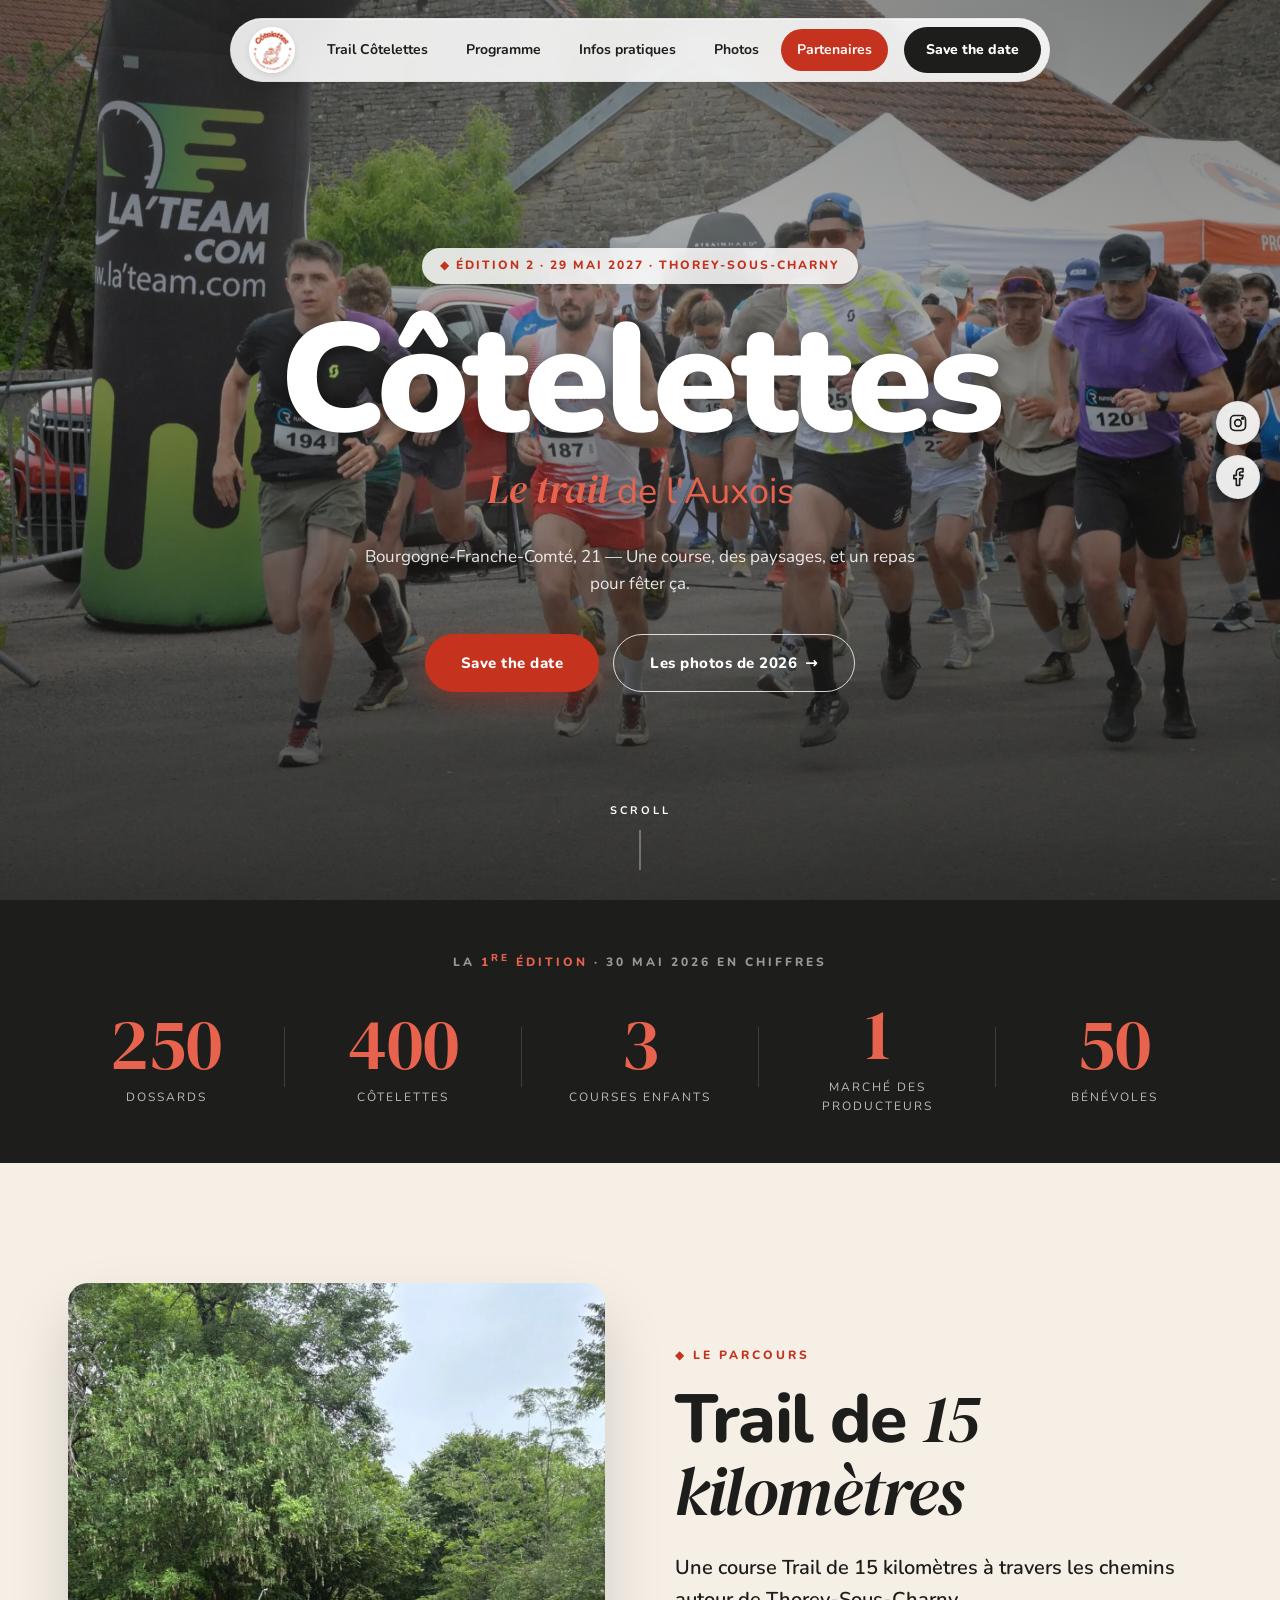
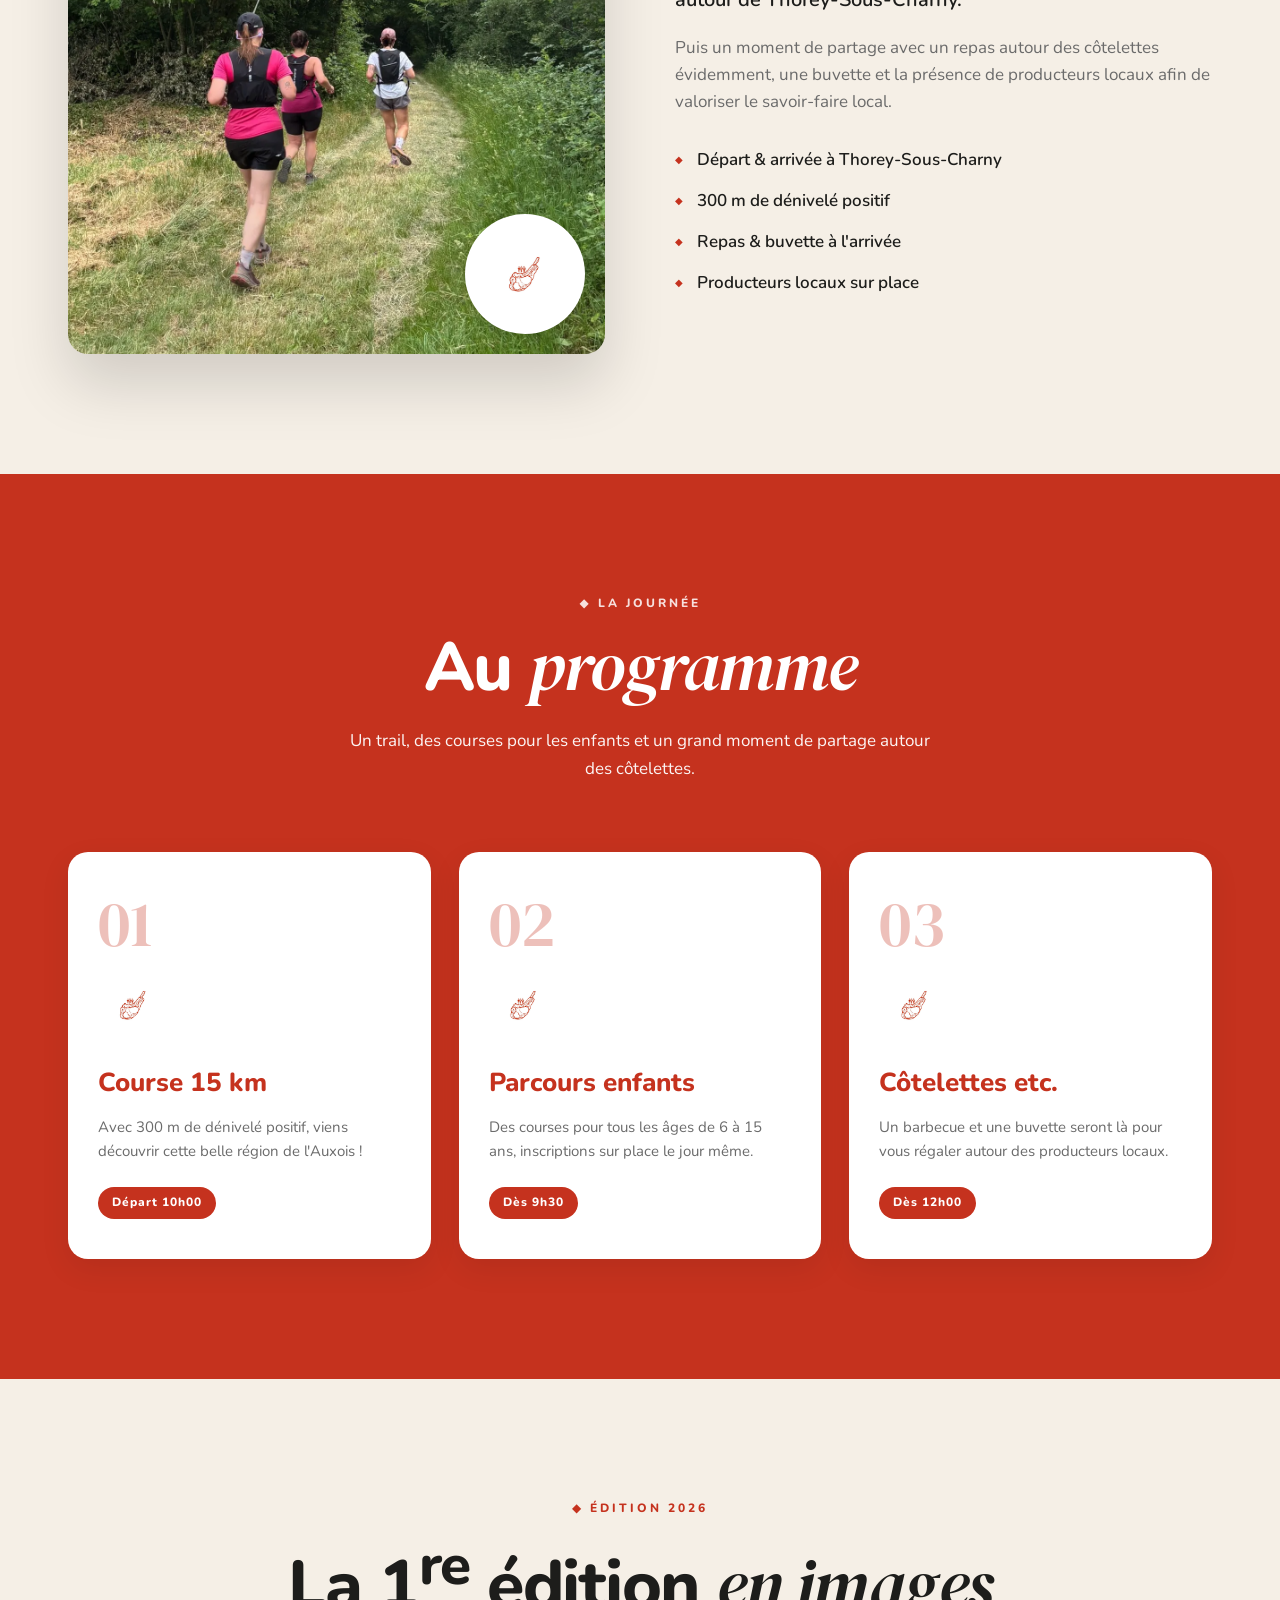
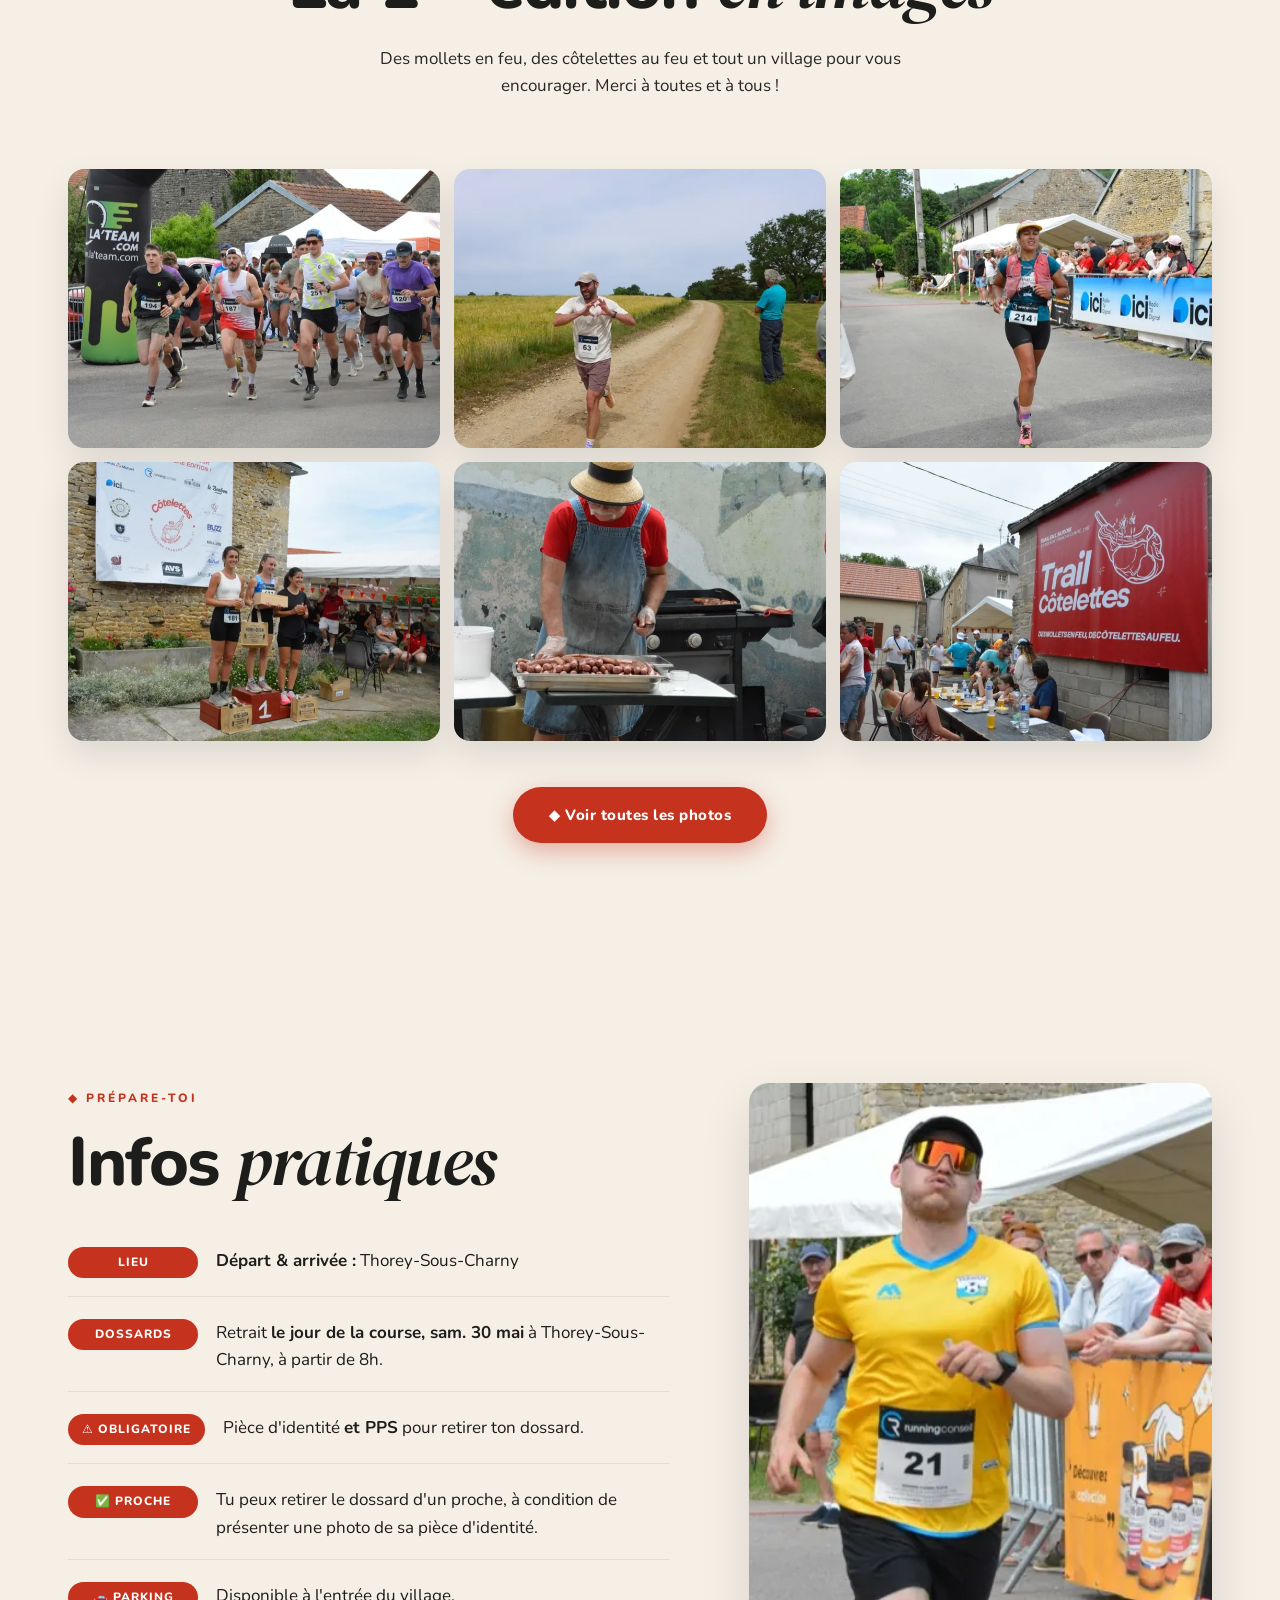
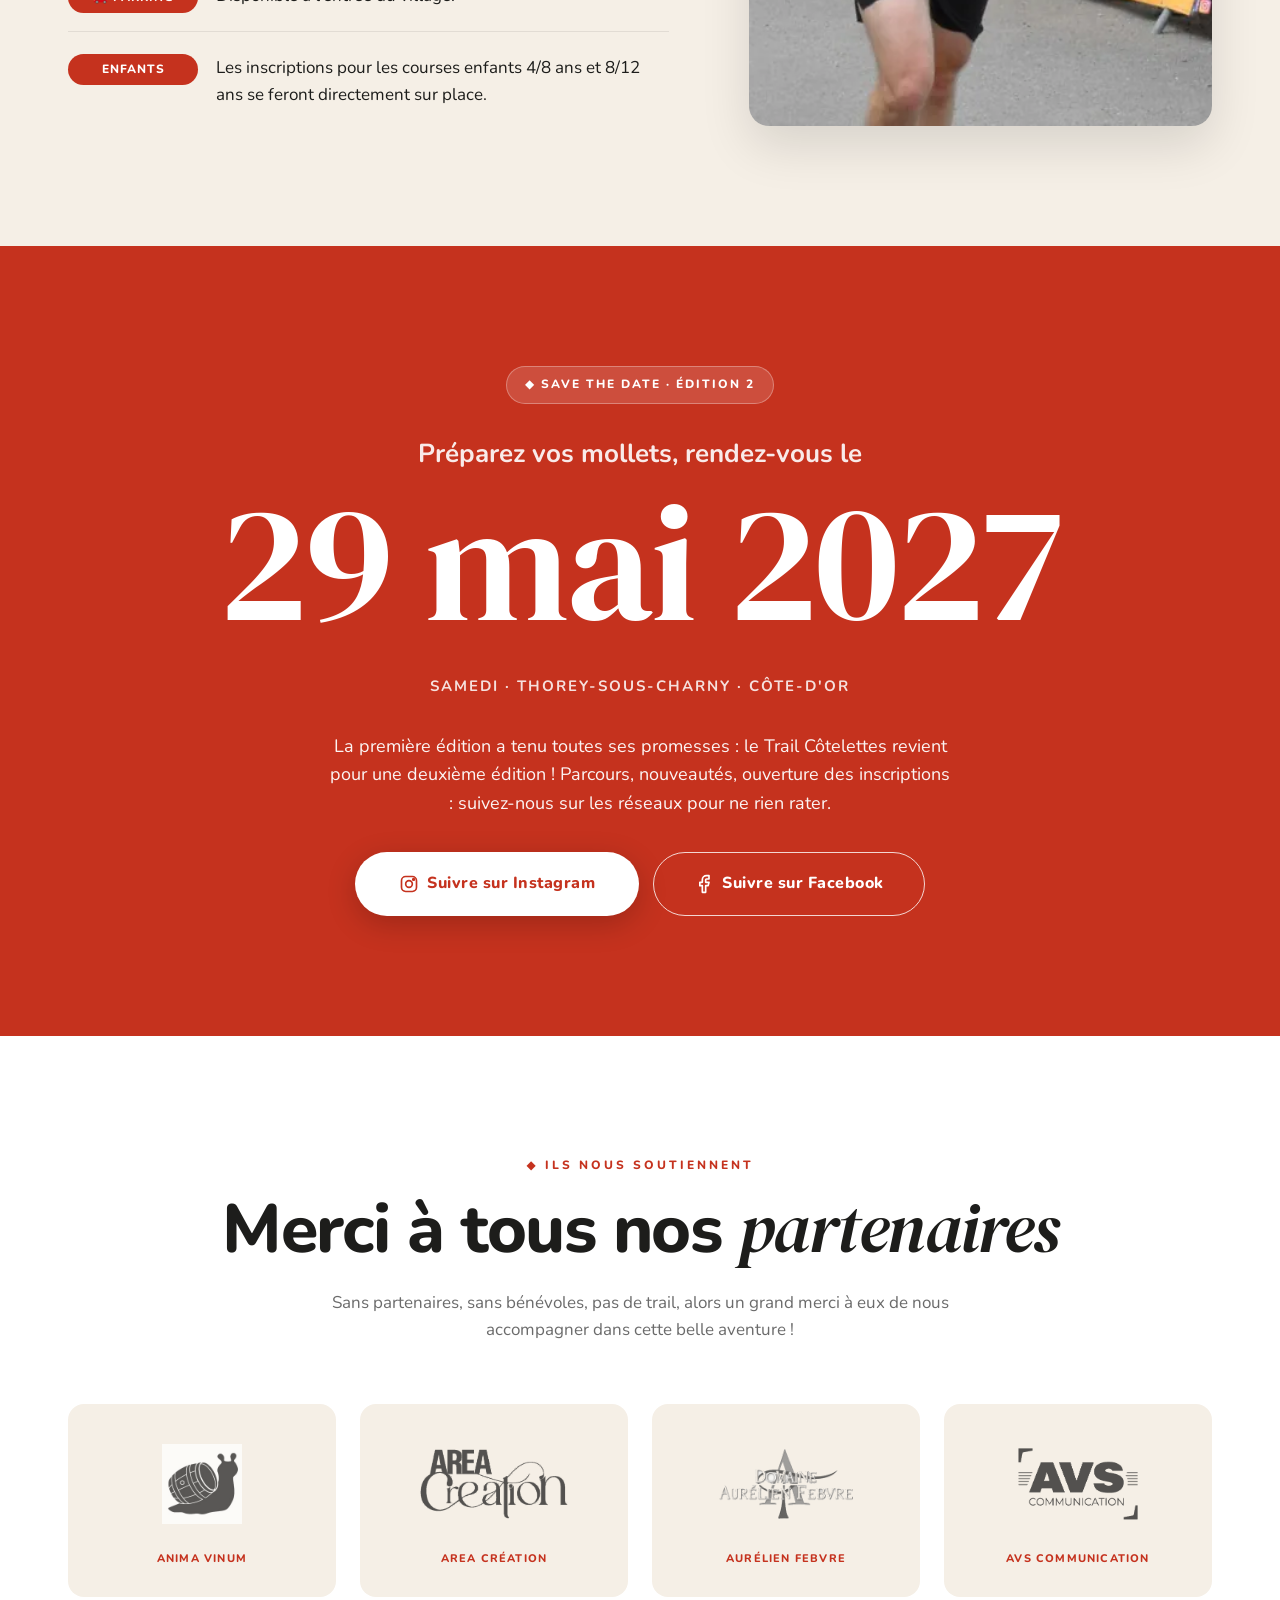
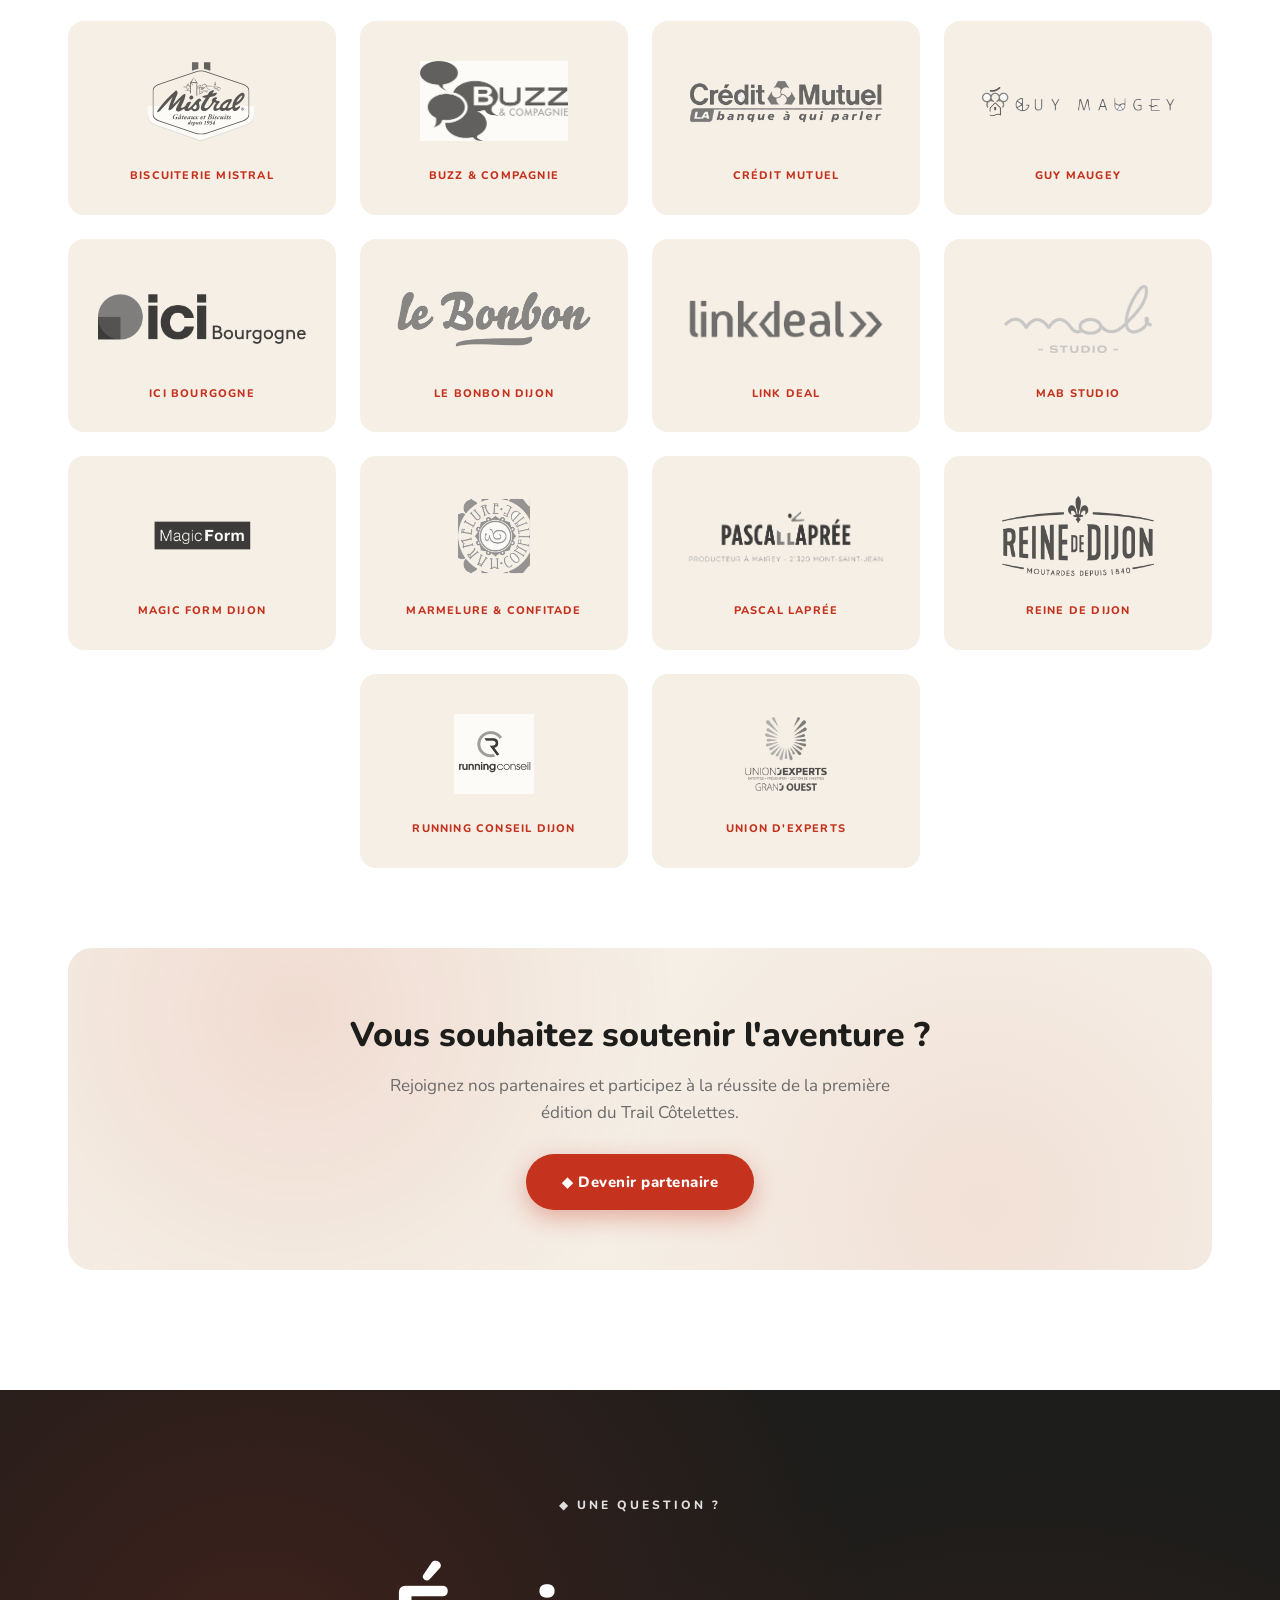
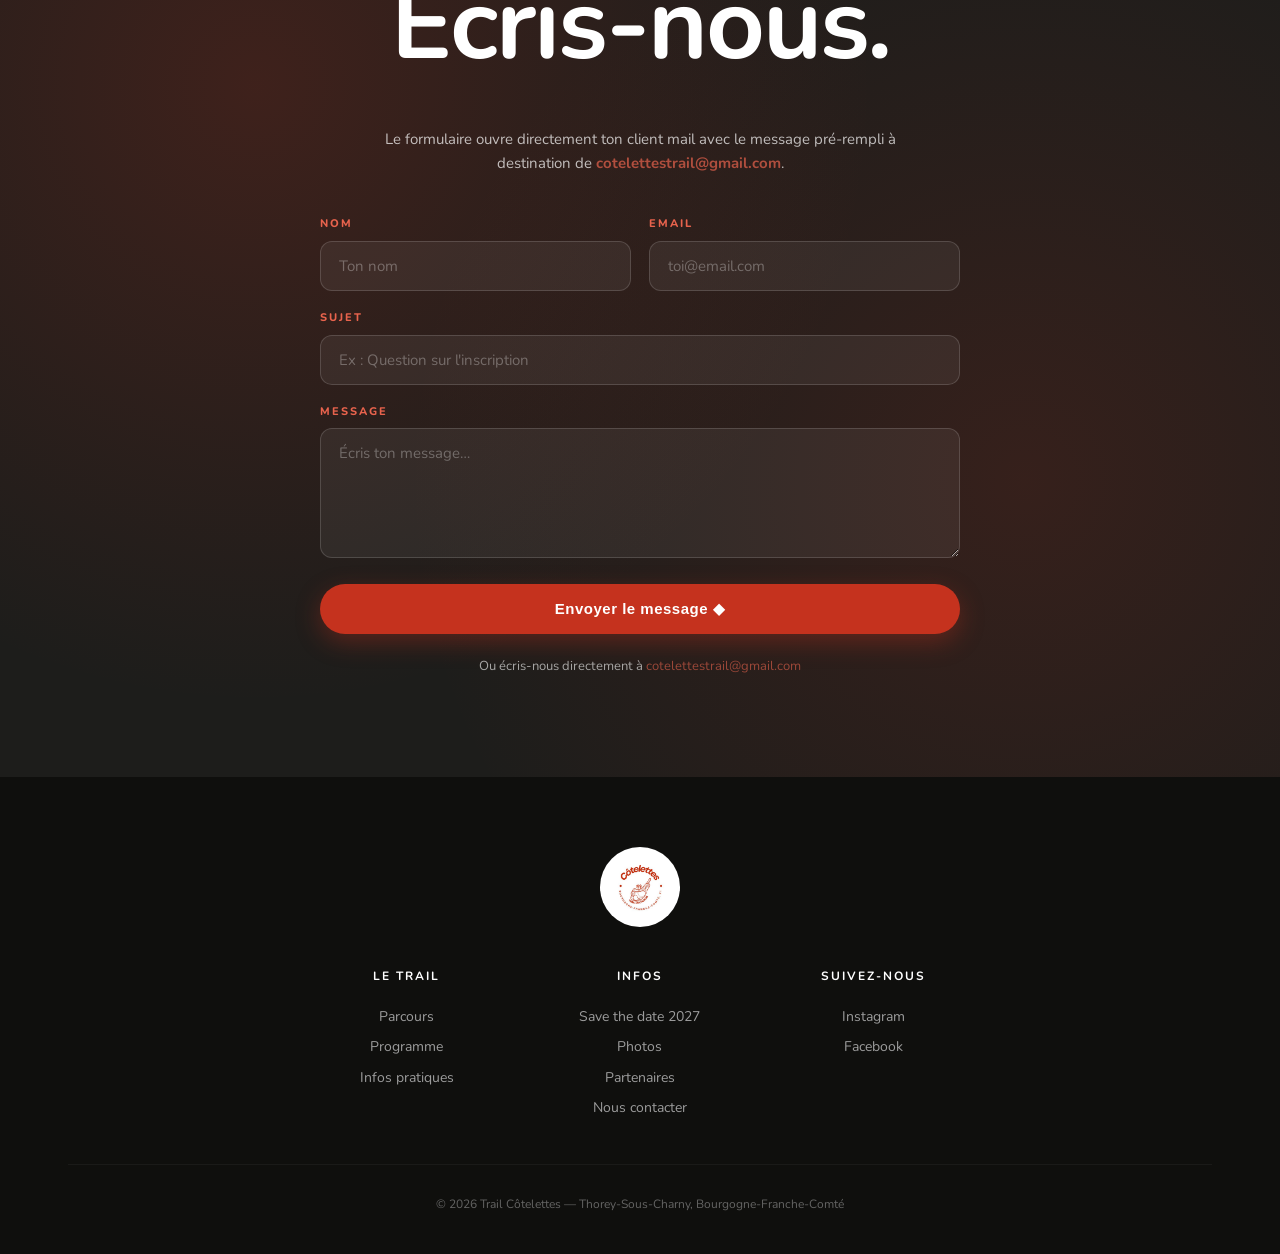
<file: index.html>
<!DOCTYPE html>
<html lang="fr">
<head>
  <meta charset="UTF-8" />
  <meta name="viewport" content="width=device-width, initial-scale=1.0" />
  <title>Trail Côtelettes — Trail de l'Auxois, Bourgogne-Franche-Comté</title>
  <meta name="description" content="Trail Côtelettes à Thorey-sous-Charny (Côte-d'Or) : 15 km à travers l'Auxois, courses enfants, repas côtelettes et marché des producteurs. Prochaine édition le samedi 29 mai 2027." />
  <link rel="canonical" href="https://xn--ctelettes-g7a.com/" />
  <meta property="og:type" content="website" />
  <meta property="og:locale" content="fr_FR" />
  <meta property="og:title" content="Trail Côtelettes — Save the date : 29 mai 2027" />
  <meta property="og:description" content="Le trail de l'Auxois revient ! 15 km, courses enfants, côtelettes et producteurs locaux à Thorey-sous-Charny." />
  <meta property="og:url" content="https://xn--ctelettes-g7a.com/" />
  <meta property="og:image" content="https://xn--ctelettes-g7a.com/assets/photos/trail-cotelettes-2026-depart-peloton-thorey-sous-charny-1600.webp" />
  <script type="application/ld+json">
  {
    "@context": "https://schema.org",
    "@type": "SportsEvent",
    "name": "Trail Côtelettes 2027",
    "description": "Trail de 15 km dans l'Auxois, courses enfants, repas côtelettes et marché des producteurs locaux.",
    "startDate": "2027-05-29",
    "eventStatus": "https://schema.org/EventScheduled",
    "eventAttendanceMode": "https://schema.org/OfflineEventAttendanceMode",
    "sport": "Trail running",
    "image": ["https://xn--ctelettes-g7a.com/assets/photos/trail-cotelettes-2026-depart-peloton-thorey-sous-charny-1600.webp"],
    "location": {
      "@type": "Place",
      "name": "Thorey-sous-Charny",
      "address": { "@type": "PostalAddress", "addressLocality": "Thorey-sous-Charny", "postalCode": "21350", "addressRegion": "Côte-d'Or", "addressCountry": "FR" }
    },
    "organizer": { "@type": "Organization", "name": "Trail Côtelettes", "url": "https://xn--ctelettes-g7a.com/", "email": "cotelettestrail@gmail.com", "sameAs": ["https://www.instagram.com/cotelettes_trail/", "https://www.facebook.com/profile.php?id=61588005159588"] }
  }
  </script>
  <link rel="icon" href="assets/logo.jpg" />
  <link rel="preconnect" href="https://fonts.googleapis.com">
  <link rel="preconnect" href="https://fonts.gstatic.com" crossorigin>
  <link href="https://fonts.googleapis.com/css2?family=Nunito:wght@400;600;700;800;900&family=DM+Serif+Display:ital@0;1&display=swap" rel="stylesheet">
  <link rel="stylesheet" href="styles.css" />
</head>
<body>

  <!-- Social rail -->
  <aside class="social-rail" aria-label="Réseaux sociaux">
    <a href="https://www.instagram.com/cotelettes_trail/" target="_blank" rel="noopener" aria-label="Instagram">
      <svg viewBox="0 0 24 24" fill="none" stroke="currentColor" stroke-width="2" stroke-linecap="round" stroke-linejoin="round"><rect x="3" y="3" width="18" height="18" rx="5"/><circle cx="12" cy="12" r="4"/><circle cx="17.5" cy="6.5" r="1" fill="currentColor"/></svg>
    </a>
    <a href="https://www.facebook.com/profile.php?id=61588005159588" target="_blank" rel="noopener" aria-label="Facebook">
      <svg viewBox="0 0 24 24" fill="none" stroke="currentColor" stroke-width="2" stroke-linecap="round" stroke-linejoin="round"><path d="M18 2h-3a5 5 0 0 0-5 5v3H7v4h3v8h4v-8h3l1-4h-4V7a1 1 0 0 1 1-1h3z"/></svg>
    </a>
  </aside>

  <!-- HEADER : pill nav flottante -->
  <header class="header">
    <div class="header__bar">
      <a href="#home" class="header__logo" aria-label="Accueil">
        <span class="header__logo-circle">
          <img src="assets/logo.jpg" alt="Logo Côtelettes" />
        </span>
      </a>
      <nav class="nav">
        <a href="#trail">Trail Côtelettes</a>
        <a href="#programme">Programme</a>
        <a href="#infos">Infos pratiques</a>
        <a href="photos.html">Photos</a>
        <a href="#partenaires">Partenaires</a>
      </nav>
      <a href="#save-the-date" class="header__cta">Save the date</a>
      <button class="burger" aria-label="Menu" aria-expanded="false">
        <span></span><span></span><span></span>
      </button>
    </div>
  </header>

  <!-- HERO -->
  <section id="home" class="hero">
    <div class="hero__bg"></div>
    <div class="hero__grain"></div>
    <div class="hero__content">
      <span class="hero__badge">◆ ÉDITION 2 · 29 MAI 2027 · THOREY-SOUS-CHARNY</span>
      <h1 class="hero__title">Côtelettes</h1>
      <p class="hero__tagline"><em>Le trail</em> de l'Auxois</p>
      <p class="hero__desc">Bourgogne-Franche-Comté, 21 — Une course, des paysages, et un repas pour fêter ça.</p>
      <div class="hero__actions">
        <a href="#save-the-date" class="btn btn--primary">Save the date</a>
        <a href="photos.html" class="btn btn--ghost">Les photos de 2026 <span aria-hidden>→</span></a>
      </div>
    </div>
    <div class="hero__scroll" aria-hidden="true">
      <span class="hero__scroll-label">Scroll</span>
      <span class="hero__scroll-line"></span>
    </div>
  </section>

  <!-- STATS : chiffres clés de la 1re édition -->
  <section class="stats" aria-label="La première édition en chiffres">
    <span class="stats__label">La <strong>1<sup>re</sup> édition</strong> · 30 mai 2026 en chiffres</span>
    <div class="container stats__grid">
      <div class="stats__item">
        <strong>250</strong><span>dossards</span>
      </div>
      <div class="stats__sep"></div>
      <div class="stats__item">
        <strong>400</strong><span>côtelettes</span>
      </div>
      <div class="stats__sep"></div>
      <div class="stats__item">
        <strong>3</strong><span>courses enfants</span>
      </div>
      <div class="stats__sep"></div>
      <div class="stats__item">
        <strong>1</strong><span>marché des producteurs</span>
      </div>
      <div class="stats__sep"></div>
      <div class="stats__item">
        <strong>50</strong><span>bénévoles</span>
      </div>
    </div>
  </section>

  <!-- TRAIL : intro en split avec image -->
  <section id="trail" class="section trail">
    <div class="container trail__grid">
      <div class="trail__visual">
        <img src="assets/photos/trail-cotelettes-2026-traileurs-chemin-herbe-auxois-800.webp" srcset="assets/photos/trail-cotelettes-2026-traileurs-chemin-herbe-auxois-800.webp 600w, assets/photos/trail-cotelettes-2026-traileurs-chemin-herbe-auxois-1600.webp 1200w" sizes="(max-width: 980px) 100vw, 50vw" width="600" height="800" alt="Traileuses et traileurs sur un chemin enherbé et boisé autour de Thorey-sous-Charny" loading="lazy" />
        <div class="trail__badge">
          <img src="assets/cotelette-icon.jpeg" alt="" />
        </div>
      </div>
      <div class="trail__text">
        <span class="eyebrow">◆ Le parcours</span>
        <h2>Trail de <em>15 kilomètres</em></h2>
        <p class="lead">
          Une course Trail de 15 kilomètres à travers les chemins autour
          de Thorey-Sous-Charny.
        </p>
        <p>
          Puis un moment de partage avec un repas autour des côtelettes évidemment,
          une buvette et la présence de producteurs locaux afin de valoriser
          le savoir-faire local.
        </p>
        <ul class="trail__list">
          <li><span>◆</span> Départ & arrivée à Thorey-Sous-Charny</li>
          <li><span>◆</span> 300 m de dénivelé positif</li>
          <li><span>◆</span> Repas & buvette à l'arrivée</li>
          <li><span>◆</span> Producteurs locaux sur place</li>
        </ul>
      </div>
    </div>
  </section>

  <!-- AU PROGRAMME -->
  <section id="programme" class="section section--red programme">
    <div class="container">
      <span class="eyebrow eyebrow--light">◆ La journée</span>
      <h2 class="section__title">Au <em>programme</em></h2>
      <p class="section__subtitle">Un trail, des courses pour les enfants et un grand moment de partage autour des côtelettes.</p>

      <div class="programme__grid">
        <article class="p-card">
          <span class="p-card__num">01</span>
          <img src="assets/cotelette-icon.jpeg" alt="" class="p-card__icon" />
          <h3>Course 15 km</h3>
          <p>Avec 300 m de dénivelé positif, viens découvrir cette belle région de l'Auxois !</p>
          <span class="p-card__time">Départ 10h00</span>
        </article>
        <article class="p-card">
          <span class="p-card__num">02</span>
          <img src="assets/cotelette-icon.jpeg" alt="" class="p-card__icon" />
          <h3>Parcours enfants</h3>
          <p>Des courses pour tous les âges de 6 à 15 ans, inscriptions sur place le jour même.</p>
          <span class="p-card__time">Dès 9h30</span>
        </article>
        <article class="p-card">
          <span class="p-card__num">03</span>
          <img src="assets/cotelette-icon.jpeg" alt="" class="p-card__icon" />
          <h3>Côtelettes etc.</h3>
          <p>Un barbecue et une buvette seront là pour vous régaler autour des producteurs locaux.</p>
          <span class="p-card__time">Dès 12h00</span>
        </article>
      </div>
    </div>
  </section>

  <!-- GALERIE (aperçu) -->
  <section id="photos" class="section gallery-teaser">
    <div class="container">
      <span class="eyebrow eyebrow--center">◆ Édition 2026</span>
      <h2 class="section__title">La 1<sup>re</sup> édition <em>en images</em></h2>
      <p class="section__subtitle">Des mollets en feu, des côtelettes au feu et tout un village pour vous encourager. Merci à toutes et à tous !</p>
      <div class="gallery-teaser__grid">
        <a href="photos.html#depart-peloton-thorey-sous-charny"><img src="assets/photos/trail-cotelettes-2026-depart-peloton-thorey-sous-charny-800.webp" width="800" height="533" alt="Départ du Trail Côtelettes 2026 : le peloton s'élance dans les rues de Thorey-sous-Charny" loading="lazy" /></a>
        <a href="photos.html#coureur-coeur-champ-de-ble"><img src="assets/photos/trail-cotelettes-2026-coureur-coeur-champ-de-ble-800.webp" width="800" height="450" alt="Un coureur fait un cœur avec les mains en passant devant les bénévoles du parcours" loading="lazy" /></a>
        <a href="photos.html#arrivee-traileuse-dossard-214"><img src="assets/photos/trail-cotelettes-2026-arrivee-traileuse-dossard-214-800.webp" width="800" height="533" alt="Une traileuse souriante à l'arrivée du Trail Côtelettes 2026" loading="lazy" /></a>
        <a href="photos.html#podium-femmes-15-km"><img src="assets/photos/trail-cotelettes-2026-podium-femmes-15-km-800.webp" width="800" height="533" alt="Podium femmes du trail de 15 km, lots des producteurs locaux en main" loading="lazy" /></a>
        <a href="photos.html#barbecue-cotelettes"><img src="assets/photos/trail-cotelettes-2026-barbecue-cotelettes-800.webp" width="800" height="533" alt="Les côtelettes grillent au barbecue pour le repas d'après-course" loading="lazy" /></a>
        <a href="photos.html#tablees-rue-du-village"><img src="assets/photos/trail-cotelettes-2026-tablees-rue-du-village-800.webp" width="800" height="533" alt="Grandes tablées dans la rue du village pour fêter la première édition du Trail Côtelettes" loading="lazy" /></a>
      </div>
      <div class="gallery-teaser__cta">
        <a href="photos.html" class="btn btn--primary">◆ Voir toutes les photos</a>
      </div>
    </div>
  </section>

  <!-- INFOS PRATIQUES (fond clair avec image en colonne) -->
  <section id="infos" class="section infos-section">
    <div class="container infos__grid">
      <div class="infos__text">
        <span class="eyebrow">◆ Prépare-toi</span>
        <h2>Infos <em>pratiques</em></h2>
        <ul class="infos__list">
          <li>
            <span class="infos__pill">Lieu</span>
            <div><strong>Départ & arrivée :</strong> Thorey-Sous-Charny</div>
          </li>
          <li>
            <span class="infos__pill">Dossards</span>
            <div>Retrait <strong>le jour de la course, sam. 30 mai</strong> à Thorey-Sous-Charny, à partir de 8h.</div>
          </li>
          <li>
            <span class="infos__pill">⚠️ Obligatoire</span>
            <div>Pièce d'identité <strong>et PPS</strong> pour retirer ton dossard.</div>
          </li>
          <li>
            <span class="infos__pill">✅ Proche</span>
            <div>Tu peux retirer le dossard d'un proche, à condition de présenter une photo de sa pièce d'identité.</div>
          </li>
          <li>
            <span class="infos__pill">🚗 Parking</span>
            <div>Disponible à l'entrée du village.</div>
          </li>
          <li>
            <span class="infos__pill">Enfants</span>
            <div>Les inscriptions pour les courses enfants 4/8 ans et 8/12 ans se feront directement sur place.</div>
          </li>
        </ul>
      </div>
      <aside class="infos__aside">
        <img src="assets/photos/trail-cotelettes-2026-arrivee-coureur-dossard-21-800.webp" srcset="assets/photos/trail-cotelettes-2026-arrivee-coureur-dossard-21-800.webp 800w, assets/photos/trail-cotelettes-2026-arrivee-coureur-dossard-21-1600.webp 1600w" sizes="(max-width: 980px) 100vw, 460px" width="800" height="533" alt="Un coureur en maillot jaune termine le trail de 15 km sous les applaudissements" loading="lazy" />
      </aside>
    </div>
  </section>

  <!-- SAVE THE DATE : édition 2027 -->
  <section id="save-the-date" class="section section--red save-date">
    <div class="container">
      <span class="save-date__kicker">◆ SAVE THE DATE · ÉDITION 2</span>
      <h2 class="save-date__date"><span>Préparez vos mollets, rendez-vous le</span><strong>29 mai 2027</strong></h2>
      <p class="save-date__place">Samedi · Thorey-sous-Charny · Côte-d'Or</p>
      <p class="save-date__text">
        La première édition a tenu toutes ses promesses : le Trail Côtelettes revient pour une deuxième édition !
        Parcours, nouveautés, ouverture des inscriptions : suivez-nous sur les réseaux pour ne rien rater.
      </p>
      <div class="save-date__socials">
        <a href="https://www.instagram.com/cotelettes_trail/" target="_blank" rel="noopener" class="btn btn--white">
          <svg viewBox="0 0 24 24" fill="none" stroke="currentColor" stroke-width="2" stroke-linecap="round" stroke-linejoin="round" aria-hidden="true"><rect x="3" y="3" width="18" height="18" rx="5"/><circle cx="12" cy="12" r="4"/><circle cx="17.5" cy="6.5" r="1" fill="currentColor"/></svg>
          Suivre sur Instagram
        </a>
        <a href="https://www.facebook.com/profile.php?id=61588005159588" target="_blank" rel="noopener" class="btn btn--outline-white">
          <svg viewBox="0 0 24 24" fill="none" stroke="currentColor" stroke-width="2" stroke-linecap="round" stroke-linejoin="round" aria-hidden="true"><path d="M18 2h-3a5 5 0 0 0-5 5v3H7v4h3v8h4v-8h3l1-4h-4V7a1 1 0 0 1 1-1h3z"/></svg>
          Suivre sur Facebook
        </a>
      </div>
    </div>
  </section>

  <!-- PARTENAIRES -->
  <section id="partenaires" class="section partenaires">
    <div class="container">
      <span class="eyebrow eyebrow--center">◆ Ils nous soutiennent</span>
      <h2 class="section__title">Merci à tous nos <em>partenaires</em></h2>
      <p class="partenaires__lead">
        Sans partenaires, sans bénévoles, pas de trail, alors un grand merci à eux
        de nous accompagner dans cette belle aventure !
      </p>

      <div class="partners-grid">
        <a href="https://www.animavinum.fr" target="_blank" rel="noopener" class="partner">
          <div class="partner__logo"><img src="assets/partners/anima-vinum.jpg" alt="Anima Vinum" loading="lazy" /></div>
          <span class="partner__name">ANIMA VINUM</span>
        </a>
        <div class="partner">
          <div class="partner__logo"><img src="assets/partners/area-creation.webp" alt="Area Création" loading="lazy" /></div>
          <span class="partner__name">AREA CRÉATION</span>
        </div>
        <div class="partner">
          <div class="partner__logo"><img src="assets/partners/aurelien-febvre.webp" alt="Domaine Aurélien Febvre" loading="lazy" /></div>
          <span class="partner__name">AURÉLIEN FEBVRE</span>
        </div>
        <div class="partner">
          <div class="partner__logo"><img src="assets/partners/avs.webp" alt="AVS Communication" loading="lazy" /></div>
          <span class="partner__name">AVS COMMUNICATION</span>
        </div>
        <a href="https://www.biscuits-mistral.fr/" target="_blank" rel="noopener" class="partner">
          <div class="partner__logo"><img src="assets/partners/mistral.svg" alt="Biscuiterie Mistral" loading="lazy" /></div>
          <span class="partner__name">BISCUITERIE MISTRAL</span>
        </a>
        <a href="https://www.buzzetcompagnie.com" target="_blank" rel="noopener" class="partner">
          <div class="partner__logo"><img src="assets/partners/buzz-compagnie.png" alt="Buzz &amp; Compagnie" loading="lazy" /></div>
          <span class="partner__name">BUZZ &amp; COMPAGNIE</span>
        </a>
        <div class="partner">
          <div class="partner__logo"><img src="assets/partners/credit-mutuel.webp" alt="Crédit Mutuel" loading="lazy" /></div>
          <span class="partner__name">CRÉDIT MUTUEL</span>
        </div>
        <div class="partner">
          <div class="partner__logo"><img src="assets/partners/guy-maugey.webp" alt="Guy Maugey" loading="lazy" /></div>
          <span class="partner__name">GUY MAUGEY</span>
        </div>
        <a href="https://www.francebleu.fr/radio/bourgogne" target="_blank" rel="noopener" class="partner">
          <div class="partner__logo"><img src="assets/partners/ici-bourgogne.png" alt="Ici Bourgogne" loading="lazy" /></div>
          <span class="partner__name">ICI BOURGOGNE</span>
        </a>
        <div class="partner">
          <div class="partner__logo"><img src="assets/partners/le-bonbon-dijon.webp" alt="Le Bonbon Dijon" loading="lazy" /></div>
          <span class="partner__name">LE BONBON DIJON</span>
        </div>
        <div class="partner">
          <div class="partner__logo"><img src="assets/partners/link-deal.webp" alt="Link Deal" loading="lazy" /></div>
          <span class="partner__name">LINK DEAL</span>
        </div>
        <div class="partner">
          <div class="partner__logo"><img src="assets/partners/mab-studio.webp" alt="MAB Studio" loading="lazy" /></div>
          <span class="partner__name">MAB STUDIO</span>
        </div>
        <a href="https://magic-form.fr" target="_blank" rel="noopener" class="partner">
          <div class="partner__logo"><img src="assets/partners/magic-form.png" alt="Magic Form Dijon" loading="lazy" /></div>
          <span class="partner__name">MAGIC FORM DIJON</span>
        </a>
        <div class="partner">
          <div class="partner__logo"><img src="assets/partners/marmelure-confitade.webp" alt="Marmelure &amp; Confitade" loading="lazy" /></div>
          <span class="partner__name">MARMELURE &amp; CONFITADE</span>
        </div>
        <div class="partner">
          <div class="partner__logo"><img src="assets/partners/pascal-lapree.webp" alt="Pascal Laprée" loading="lazy" /></div>
          <span class="partner__name">PASCAL LAPRÉE</span>
        </div>
        <a href="https://reinededijon.fr" target="_blank" rel="noopener" class="partner">
          <div class="partner__logo"><img src="assets/partners/reine-de-dijon.webp" alt="Reine de Dijon" loading="lazy" /></div>
          <span class="partner__name">REINE DE DIJON</span>
        </a>
        <a href="https://www.running-conseil.com/runningconseil-dijon.html" target="_blank" rel="noopener" class="partner">
          <div class="partner__logo"><img src="assets/partners/running-conseil.png" alt="Running Conseil Dijon" loading="lazy" /></div>
          <span class="partner__name">RUNNING CONSEIL DIJON</span>
        </a>
        <div class="partner">
          <div class="partner__logo"><img src="assets/partners/union-experts.webp" alt="Union d'Experts" loading="lazy" /></div>
          <span class="partner__name">UNION D'EXPERTS</span>
        </div>
      </div>

      <div class="partenaires__cta">
        <h3>Vous souhaitez soutenir l'aventure ?</h3>
        <p>Rejoignez nos partenaires et participez à la réussite de la première édition du Trail Côtelettes.</p>
        <a href="mailto:cotelettestrail@gmail.com?subject=Devenir%20partenaire%20du%20Trail%20C%C3%B4telettes&body=Bonjour%2C%0A%0AJe%20souhaite%20devenir%20partenaire%20du%20Trail%20C%C3%B4telettes.%0A%0ANom%20de%20l'entreprise%20%2F%20association%20%3A%20%0APersonne%20%C3%A0%20contacter%20%3A%20%0AT%C3%A9l%C3%A9phone%20%3A%20%0A%0ANotre%20proposition%20de%20soutien%20%3A%20%0A%0AMerci%20%2C%0A" class="btn btn--primary">◆ Devenir partenaire</a>
      </div>
    </div>
  </section>

  <!-- CONTACT / FORMULAIRE -->
  <section id="contact" class="contact-cta">
    <div class="container contact-cta__inner">
      <span class="eyebrow eyebrow--light">◆ Une question ?</span>
      <h2>Écris-nous.</h2>
      <p class="contact-cta__intro">Le formulaire ouvre directement ton client mail avec le message pré-rempli à destination de <strong>cotelettestrail@gmail.com</strong>.</p>

      <form class="contact-form" id="contactForm" novalidate>
        <div class="contact-form__row">
          <label>
            <span>Nom</span>
            <input type="text" name="name" required placeholder="Ton nom" />
          </label>
          <label>
            <span>Email</span>
            <input type="email" name="email" required placeholder="toi@email.com" />
          </label>
        </div>
        <label>
          <span>Sujet</span>
          <input type="text" name="subject" required placeholder="Ex : Question sur l'inscription" />
        </label>
        <label>
          <span>Message</span>
          <textarea name="message" rows="5" required placeholder="Écris ton message…"></textarea>
        </label>
        <button type="submit" class="btn btn--primary">Envoyer le message ◆</button>
        <p class="contact-form__fallback">Ou écris-nous directement à <a href="mailto:cotelettestrail@gmail.com">cotelettestrail@gmail.com</a></p>
      </form>
    </div>
  </section>

  <!-- FOOTER -->
  <footer class="footer">
    <div class="container footer__inner">
      <img src="assets/logo.jpg" alt="Logo Côtelettes" class="footer__logo" />
      <div class="footer__cols">
        <div>
          <h4>Le trail</h4>
          <a href="#trail">Parcours</a>
          <a href="#programme">Programme</a>
          <a href="#infos">Infos pratiques</a>
        </div>
        <div>
          <h4>Infos</h4>
          <a href="#save-the-date">Save the date 2027</a>
          <a href="photos.html">Photos</a>
          <a href="#partenaires">Partenaires</a>
          <a href="#contact">Nous contacter</a>
        </div>
        <div>
          <h4>Suivez-nous</h4>
          <a href="https://www.instagram.com/cotelettes_trail/" target="_blank" rel="noopener">Instagram</a>
          <a href="https://www.facebook.com/profile.php?id=61588005159588" target="_blank" rel="noopener">Facebook</a>
        </div>
      </div>
      <p class="footer__copy">© 2026 Trail Côtelettes — Thorey-Sous-Charny, Bourgogne-Franche-Comté</p>
    </div>
  </footer>

  <script src="script.js"></script>
</body>
</html>
</file>
<file: styles.css>
/* =========================================================
   Trail Côtelettes – Styles V1
   Inspiration : hero lumineux, pill nav, accents serif
========================================================= */

:root {
  --red: #c5321e;
  --red-dark: #a42714;
  --red-soft: #e8634d;
  --cream: #f5efe6;
  --sand: #ece2d0;
  --white: #ffffff;
  --text-dark: #1d1d1b;
  --text-muted: #6b6b6b;
  --radius: 999px;
  --max: 1200px;
  --ease: cubic-bezier(.4,0,.2,1);
  --serif: 'DM Serif Display', 'Times New Roman', serif;
}

* { box-sizing: border-box; margin: 0; padding: 0; }
html { scroll-behavior: smooth; }

body {
  font-family: 'Nunito', system-ui, -apple-system, sans-serif;
  color: var(--text-dark);
  background: var(--cream);
  line-height: 1.6;
  font-size: 17px;
  -webkit-font-smoothing: antialiased;
  overflow-x: hidden;
}

img { max-width: 100%; display: block; }
a { color: inherit; text-decoration: none; }

.container { max-width: var(--max); margin: 0 auto; padding: 0 28px; }

/* Eyebrow */
.eyebrow {
  display: inline-block;
  font-size: 12px;
  font-weight: 800;
  letter-spacing: 3px;
  text-transform: uppercase;
  color: var(--red);
  margin-bottom: 18px;
}
.eyebrow--light { color: rgba(255,255,255,.85); }
.eyebrow--center { display: block; text-align: center; }

/* Serif italic accent utilisé partout */
em {
  font-family: var(--serif);
  font-style: italic;
  font-weight: 400;
}

h2 em { color: inherit; }

/* ============ HEADER : pill nav flottante ============ */
.header {
  position: fixed;
  top: 18px;
  left: 0; right: 0;
  z-index: 100;
  display: flex;
  justify-content: center;
  pointer-events: none;
}
.header__bar {
  pointer-events: auto;
  display: flex;
  align-items: center;
  gap: 8px;
  background: rgba(255,255,255,.88);
  backdrop-filter: blur(16px);
  -webkit-backdrop-filter: blur(16px);
  border-radius: var(--radius);
  padding: 8px 8px 8px 18px;
  box-shadow: 0 8px 30px rgba(0,0,0,.08), 0 1px 0 rgba(255,255,255,.4) inset;
  border: 1px solid rgba(0,0,0,.04);
  max-width: calc(100% - 32px);
}
.header__logo { flex-shrink: 0; }
.header__logo-circle {
  display: block;
  width: 46px; height: 46px;
  border-radius: 50%;
  overflow: hidden;
  background: var(--white);
  box-shadow: 0 2px 6px rgba(0,0,0,.1);
}
.header__logo-circle img {
  width: 100%;
  height: 100%;
  object-fit: cover;
  transform: scale(1.35);
}
.nav {
  display: flex;
  gap: 6px;
  padding: 0 8px;
}
.nav a {
  font-weight: 700;
  font-size: 14px;
  color: var(--text-dark);
  padding: 10px 16px;
  border-radius: var(--radius);
  transition: background .2s var(--ease), color .2s var(--ease);
}
.nav a:hover { background: rgba(197,50,30,.08); color: var(--red); }
.nav a.active { background: var(--red); color: var(--white); }

.header__cta {
  background: var(--text-dark);
  color: var(--white);
  padding: 12px 22px;
  border-radius: var(--radius);
  font-weight: 800;
  font-size: 14px;
  transition: background .2s var(--ease), transform .2s var(--ease);
}
.header__cta:hover { background: var(--red); transform: translateY(-1px); }

.burger {
  display: none;
  background: none;
  border: 0;
  cursor: pointer;
  flex-direction: column;
  gap: 5px;
  padding: 12px;
}
.burger span {
  width: 22px; height: 2px;
  background: var(--text-dark);
  transition: transform .3s var(--ease), opacity .3s var(--ease);
}
.burger.open span:nth-child(1) { transform: translateY(7px) rotate(45deg); }
.burger.open span:nth-child(2) { opacity: 0; }
.burger.open span:nth-child(3) { transform: translateY(-7px) rotate(-45deg); }

/* ============ HERO lumineux ============ */
.hero {
  position: relative;
  min-height: 100vh;
  display: flex;
  align-items: center;
  justify-content: center;
  text-align: center;
  padding: 140px 24px 100px;
  overflow: hidden;
  color: var(--white);
}
.hero__bg {
  position: absolute;
  inset: 0;
  background:
    linear-gradient(180deg, rgba(20,20,18,.55) 0%, rgba(20,20,18,.35) 45%, rgba(20,20,18,.8) 100%),
    url('assets/photos/trail-cotelettes-2026-hero-depart.webp') center 40%/cover no-repeat;
  /* photo : départ de la 1re édition, 30 mai 2026 */
  z-index: 0;
}
.hero__grain {
  position: absolute;
  inset: 0;
  background: radial-gradient(ellipse at center top, rgba(255,255,255,.2), transparent 60%);
  z-index: 1;
  pointer-events: none;
}
.hero__content {
  position: relative;
  z-index: 2;
  max-width: 820px;
}
.hero__badge {
  display: inline-block;
  background: rgba(255,255,255,.85);
  backdrop-filter: blur(10px);
  padding: 8px 18px;
  border-radius: var(--radius);
  font-size: 12px;
  font-weight: 800;
  letter-spacing: 2px;
  color: var(--red);
  margin-bottom: 28px;
  box-shadow: 0 2px 10px rgba(0,0,0,.06);
}
.hero__title {
  font-size: clamp(72px, 12vw, 180px);
  font-weight: 900;
  letter-spacing: -4px;
  line-height: .9;
  color: var(--white);
}
.hero__tagline {
  font-size: clamp(22px, 3vw, 36px);
  color: var(--red-soft);
  margin-top: 8px;
}
.hero__tagline em { font-size: 1.1em; }
.hero__desc {
  margin-top: 22px;
  font-size: 17px;
  color: rgba(255,255,255,.88);
  max-width: 580px;
  margin-left: auto;
  margin-right: auto;
}
.hero__actions {
  margin-top: 36px;
  display: flex;
  gap: 14px;
  justify-content: center;
  flex-wrap: wrap;
}
.hero__scroll {
  position: absolute;
  bottom: 30px; left: 50%;
  transform: translateX(-50%);
  display: flex;
  flex-direction: column;
  align-items: center;
  gap: 10px;
  z-index: 3;
}
.hero__scroll-label {
  font-size: 11px;
  letter-spacing: 3px;
  font-weight: 700;
  color: var(--white);
  text-transform: uppercase;
}
.hero__scroll-line {
  width: 1px;
  height: 40px;
  background: rgba(255,255,255,.6);
  position: relative;
  overflow: hidden;
}
.hero__scroll-line::after {
  content: '';
  position: absolute;
  top: -40px; left: 0;
  width: 100%; height: 40px;
  background: var(--red);
  animation: scrollLine 2s infinite;
}
@keyframes scrollLine {
  0% { top: -40px; } 100% { top: 40px; }
}

/* ============ BUTTONS ============ */
.btn {
  display: inline-flex;
  align-items: center;
  gap: 8px;
  padding: 16px 36px;
  border-radius: var(--radius);
  font-weight: 800;
  font-size: 15px;
  letter-spacing: .5px;
  cursor: pointer;
  transition: transform .2s var(--ease), box-shadow .2s var(--ease), background .2s var(--ease);
  border: 0;
}
.btn--primary {
  background: var(--red);
  color: var(--white);
  box-shadow: 0 8px 24px rgba(197, 50, 30, .35);
}
.btn--primary:hover {
  background: var(--red-dark);
  transform: translateY(-2px);
  box-shadow: 0 12px 30px rgba(197, 50, 30, .5);
}
.btn--ghost {
  background: transparent;
  color: var(--text-dark);
  border: 1.5px solid var(--text-dark);
}
.btn--ghost:hover {
  background: var(--text-dark);
  color: var(--white);
  transform: translateY(-2px);
}
.btn--white {
  background: var(--white);
  color: var(--red);
  padding: 18px 44px;
  font-size: 16px;
  box-shadow: 0 8px 30px rgba(0,0,0,.2);
}
.btn--white:hover {
  transform: translateY(-2px);
  box-shadow: 0 12px 40px rgba(0,0,0,.25);
}

/* ============ STATS ============ */
.stats {
  background: var(--text-dark);
  color: var(--white);
  padding: 40px 0;
}
.stats__grid {
  display: flex;
  align-items: center;
  justify-content: space-between;
  gap: 20px;
}
.stats__item {
  display: flex;
  flex-direction: column;
  align-items: center;
  flex: 1;
  text-align: center;
}
.stats__item strong {
  font-family: var(--serif);
  font-size: clamp(42px, 6vw, 72px);
  line-height: 1;
  font-weight: 400;
  color: var(--red-soft);
}
.stats__item sup { font-size: .5em; top: -.8em; }
.stats__item span {
  font-size: 12px;
  letter-spacing: 2px;
  text-transform: uppercase;
  margin-top: 8px;
  opacity: .7;
}
.stats__sep {
  width: 1px;
  height: 60px;
  background: rgba(255,255,255,.15);
}

/* ============ SECTIONS ============ */
.section { padding: 120px 0; position: relative; }
.section--red {
  background: var(--red);
  color: var(--white);
}
.section h2 {
  font-size: clamp(38px, 5.5vw, 68px);
  font-weight: 800;
  line-height: 1.05;
  letter-spacing: -1.5px;
  margin-bottom: 24px;
}
.section__title { text-align: center; }
.section__subtitle {
  text-align: center;
  max-width: 580px;
  margin: 0 auto 70px;
  opacity: .95;
  font-size: 17px;
}

/* ============ TRAIL (split) ============ */
.trail { background: var(--cream); }
.trail__grid {
  display: grid;
  grid-template-columns: 1fr 1fr;
  gap: 70px;
  align-items: center;
}
.trail__visual {
  position: relative;
  border-radius: 20px;
  overflow: hidden;
  aspect-ratio: 4/5;
  box-shadow: 0 30px 60px rgba(0,0,0,.15);
}
.trail__visual img {
  width: 100%; height: 100%;
  object-fit: cover;
  transition: transform .8s var(--ease);
}
.trail__visual:hover img { transform: scale(1.04); }
.trail__badge {
  position: absolute;
  bottom: 20px; right: 20px;
  width: 120px; height: 120px;
  background: var(--white);
  border-radius: 50%;
  display: flex;
  align-items: center;
  justify-content: center;
  box-shadow: 0 10px 30px rgba(0,0,0,.2);
  padding: 18px;
}
.trail__badge img { width: 100%; object-fit: contain; }
.trail__text h2 { color: var(--text-dark); }
.trail__text .lead {
  font-size: 20px;
  font-weight: 600;
  margin-bottom: 18px;
  color: var(--text-dark);
}
.trail__text p { color: var(--text-muted); margin-bottom: 14px; }
.trail__list {
  list-style: none;
  margin-top: 30px;
  display: flex;
  flex-direction: column;
  gap: 14px;
}
.trail__list li {
  display: flex;
  align-items: flex-start;
  gap: 14px;
  font-weight: 600;
  color: var(--text-dark);
}
.trail__list li span { color: var(--red); font-size: 10px; margin-top: 6px; }

/* ============ PROGRAMME cards numérotées ============ */
.programme .eyebrow { display: block; text-align: center; }
.programme__grid {
  display: grid;
  grid-template-columns: repeat(3, 1fr);
  gap: 28px;
}
.p-card {
  background: var(--white);
  color: var(--text-dark);
  border-radius: 20px;
  padding: 40px 30px;
  position: relative;
  transition: transform .3s var(--ease), box-shadow .3s var(--ease);
  box-shadow: 0 10px 30px rgba(0,0,0,.08);
}
.p-card:hover {
  transform: translateY(-6px);
  box-shadow: 0 18px 40px rgba(0,0,0,.12);
}

.p-card__num {
  font-family: var(--serif);
  font-size: 64px;
  line-height: 1;
  font-weight: 400;
  color: var(--red);
  opacity: .3;
}
.p-card__icon {
  width: 70px; height: 70px;
  object-fit: contain;
  margin: 14px 0 22px;
}
.p-card h3 {
  font-size: 26px;
  font-weight: 800;
  margin-bottom: 12px;
  color: var(--red);
}
.p-card p {
  font-size: 15px;
  color: var(--text-muted);
}
.p-card__time {
  display: inline-block;
  margin-top: 24px;
  padding: 6px 14px;
  border-radius: var(--radius);
  background: var(--red);
  color: var(--white);
  font-size: 12px;
  font-weight: 800;
  letter-spacing: 1px;
}

/* ============ INFOS PRATIQUES split ============ */
.infos-section { background: var(--cream); }
.infos__grid {
  display: grid;
  grid-template-columns: 1.3fr 1fr;
  gap: 80px;
  align-items: start;
}
.infos__text h2 { color: var(--text-dark); }
.infos__list {
  list-style: none;
  margin-top: 30px;
  display: flex;
  flex-direction: column;
  gap: 4px;
}
.infos__list li {
  display: flex;
  gap: 18px;
  padding: 18px 0;
  border-bottom: 1px solid rgba(0,0,0,.08);
  align-items: flex-start;
}
.infos__list li:last-child { border-bottom: 0; }
.infos__pill {
  flex-shrink: 0;
  min-width: 130px;
  display: inline-block;
  padding: 6px 14px;
  border-radius: var(--radius);
  background: var(--red);
  color: var(--white);
  font-size: 12px;
  font-weight: 800;
  letter-spacing: 1px;
  text-transform: uppercase;
  text-align: center;
}
.infos__list div { color: var(--text-dark); }
.infos__list strong { color: var(--text-dark); }

.infos__aside {
  align-self: stretch;
  display: flex;
}
.infos__aside img {
  width: 100%;
  height: 100%;
  border-radius: 20px;
  object-fit: cover;
  box-shadow: 0 20px 50px rgba(0,0,0,.12);
}
.infos__card {
  background: var(--text-dark);
  color: var(--white);
  border-radius: 20px;
  padding: 30px;
  text-align: center;
  box-shadow: 0 20px 50px rgba(0,0,0,.15);
}
.infos__card .eyebrow { color: var(--red-soft); }
.infos__date {
  font-family: var(--serif);
  font-size: 34px;
  line-height: 1.1;
  margin: 10px 0 20px;
}
.infos__date strong { color: var(--red-soft); font-size: 1.3em; font-weight: 400; }
.infos__loc { font-size: 14px; opacity: .8; letter-spacing: 1px; }

/* ============ INSCRIPTIONS ============ */
.inscriptions { text-align: center; }
.inscriptions .btn { margin-top: 30px; }
.inscriptions__text {
  margin: 50px auto 0;
  max-width: 760px;
  opacity: .95;
  font-size: 17px;
}

/* ============ PARTENAIRES ============ */
.partenaires { background: var(--white); padding: 120px 0; }
.partenaires h2 { color: var(--text-dark); }
.partenaires__lead {
  text-align: center;
  color: var(--text-muted);
  max-width: 640px;
  margin: 0 auto 60px;
  font-size: 17px;
}
.partners-grid {
  display: flex;
  flex-wrap: wrap;
  justify-content: center;
  gap: 24px;
}
.partners-grid .partner { flex: 0 0 calc((100% - 72px) / 4); }
.partner {
  display: flex;
  flex-direction: column;
  align-items: center;
  gap: 16px;
  padding: 30px 20px;
  background: var(--cream);
  border-radius: 16px;
  transition: transform .3s var(--ease), box-shadow .3s var(--ease), background .3s var(--ease);
  cursor: pointer;
}
.partner:hover {
  transform: translateY(-6px);
  background: var(--white);
  box-shadow: 0 18px 40px rgba(0,0,0,.1);
}
.partner__logo {
  width: 100%;
  height: 100px;
  display: flex;
  align-items: center;
  justify-content: center;
  padding: 10px;
}
.partner__logo img {
  max-width: 100%;
  max-height: 100%;
  width: auto;
  height: auto;
  object-fit: contain;
  filter: grayscale(100%);
  opacity: .75;
  transition: filter .3s var(--ease), opacity .3s var(--ease);
}
.partner:hover .partner__logo img {
  filter: grayscale(0);
  opacity: 1;
}
.partner__name {
  color: var(--red);
  font-size: 11px;
  font-weight: 800;
  letter-spacing: 1.2px;
  text-align: center;
}

/* ============ PARTENAIRES CTA ============ */
.partenaires__cta {
  margin-top: 80px;
  text-align: center;
  padding: 60px 40px;
  background: var(--cream);
  border-radius: 24px;
  position: relative;
  overflow: hidden;
}
.partenaires__cta::before {
  content: '';
  position: absolute;
  inset: 0;
  background: radial-gradient(circle at 20% 20%, rgba(197,50,30,.1), transparent 40%),
              radial-gradient(circle at 80% 80%, rgba(197,50,30,.08), transparent 40%);
  pointer-events: none;
}
.partenaires__cta h3 {
  font-size: clamp(24px, 3vw, 34px);
  font-weight: 800;
  color: var(--text-dark);
  margin-bottom: 10px;
  position: relative;
}
.partenaires__cta p {
  max-width: 520px;
  margin: 0 auto 28px;
  color: var(--text-muted);
  position: relative;
}
.partenaires__cta .btn { position: relative; }

/* ============ CONTACT CTA ============ */
.contact-cta {
  background: var(--text-dark);
  color: var(--white);
  text-align: center;
  padding: 100px 0;
  background-image: radial-gradient(circle at 20% 30%, rgba(197,50,30,.2), transparent 50%),
                    radial-gradient(circle at 80% 70%, rgba(197,50,30,.15), transparent 50%);
}
.contact-cta h2 {
  font-size: clamp(50px, 8vw, 110px);
  letter-spacing: -2px;
  margin: 10px 0 20px;
}
.contact-cta__intro {
  max-width: 560px;
  margin: 0 auto 40px;
  opacity: .7;
  font-size: 15px;
}
.contact-cta__intro strong { color: var(--red-soft); font-weight: 700; }

/* Formulaire */
.contact-form {
  max-width: 640px;
  margin: 0 auto;
  display: flex;
  flex-direction: column;
  gap: 18px;
  text-align: left;
}
.contact-form__row {
  display: grid;
  grid-template-columns: 1fr 1fr;
  gap: 18px;
}
.contact-form label {
  display: flex;
  flex-direction: column;
  gap: 8px;
}
.contact-form label > span {
  font-size: 11px;
  font-weight: 800;
  letter-spacing: 2px;
  text-transform: uppercase;
  color: var(--red-soft);
}
.contact-form input,
.contact-form textarea {
  font-family: inherit;
  font-size: 15px;
  padding: 14px 18px;
  border-radius: 12px;
  border: 1px solid rgba(255,255,255,.15);
  background: rgba(255,255,255,.06);
  color: var(--white);
  outline: none;
  transition: border-color .2s var(--ease), background .2s var(--ease);
}
.contact-form input::placeholder,
.contact-form textarea::placeholder { color: rgba(255,255,255,.3); }
.contact-form input:focus,
.contact-form textarea:focus {
  border-color: var(--red-soft);
  background: rgba(255,255,255,.1);
}
.contact-form textarea { resize: vertical; min-height: 120px; }
.contact-form .btn {
  justify-content: center;
  margin-top: 8px;
}
.contact-form__fallback {
  text-align: center;
  font-size: 13px;
  opacity: .6;
  margin-top: 4px;
}
.contact-form__fallback a {
  color: var(--red-soft);
  border-bottom: 1px solid transparent;
  transition: border-color .2s var(--ease);
}
.contact-form__fallback a:hover { border-color: var(--red-soft); }

/* ============ SOCIAL RAIL ============ */
.social-rail {
  position: fixed;
  right: 20px;
  top: 50%;
  transform: translateY(-50%);
  z-index: 90;
  display: flex;
  flex-direction: column;
  gap: 10px;
}
.social-rail a {
  width: 44px; height: 44px;
  display: flex;
  align-items: center;
  justify-content: center;
  background: rgba(255,255,255,.9);
  backdrop-filter: blur(10px);
  border-radius: 50%;
  color: var(--text-dark);
  box-shadow: 0 6px 18px rgba(0,0,0,.1);
  transition: transform .25s var(--ease), background .25s var(--ease), color .25s var(--ease);
  border: 1px solid rgba(0,0,0,.04);
}
.social-rail a:hover {
  transform: translateY(-3px) scale(1.05);
  background: var(--red);
  color: var(--white);
}
.social-rail svg { width: 20px; height: 20px; }

/* ============ FOOTER ============ */
.footer {
  background: #0f0f0d;
  color: #9c9c9c;
  padding: 70px 0 40px;
  font-size: 14px;
}
.footer__inner { display: flex; flex-direction: column; align-items: center; gap: 40px; text-align: center; }
.footer__logo {
  height: 80px;
  border-radius: 50%;
  background: var(--white);
  padding: 4px;
}
.footer__cols {
  display: grid;
  grid-template-columns: repeat(3, 1fr);
  gap: 60px;
  width: 100%;
  max-width: 640px;
}
.footer__cols h4 {
  color: var(--white);
  font-size: 12px;
  letter-spacing: 2px;
  text-transform: uppercase;
  margin-bottom: 16px;
}
.footer__cols a {
  display: block;
  padding: 4px 0;
  color: #9c9c9c;
  transition: color .2s var(--ease);
}
.footer__cols a:hover { color: var(--red-soft); }
.footer__copy {
  padding-top: 30px;
  border-top: 1px solid rgba(255,255,255,.08);
  width: 100%;
  font-size: 12px;
  opacity: .6;
}

/* ============ V2 — HERO sur photo ============ */
.hero__content { text-shadow: 0 2px 18px rgba(0,0,0,.45); }
.hero__badge, .hero .btn { text-shadow: none; }
.hero .btn--ghost { color: var(--white); border-color: rgba(255,255,255,.8); }
.hero .btn--ghost:hover { background: var(--white); color: var(--text-dark); }

/* ============ V2 — CHIFFRES CLÉS ÉDITION 1 ============ */
.stats { padding: 50px 0 46px; }
.stats__label {
  display: block;
  text-align: center;
  font-size: 12px;
  font-weight: 800;
  letter-spacing: 3px;
  text-transform: uppercase;
  color: rgba(255,255,255,.55);
  margin-bottom: 26px;
}
.stats__label strong { color: var(--red-soft); font-weight: 800; }

/* ============ V2 — SAVE THE DATE ============ */
.save-date { text-align: center; overflow: hidden; }
.save-date__kicker {
  display: inline-block;
  background: rgba(255,255,255,.14);
  border: 1px solid rgba(255,255,255,.3);
  padding: 8px 18px;
  border-radius: var(--radius);
  font-size: 12px;
  font-weight: 800;
  letter-spacing: 2px;
  margin-bottom: 26px;
}
.save-date__date {
  font-family: var(--serif);
  font-weight: 400;
  line-height: .95;
  margin: 10px 0 18px;
}
.save-date__date span { display: block; font-family: "Nunito", system-ui, sans-serif; font-weight: 700; letter-spacing: 0; font-size: clamp(18px, 2.4vw, 26px); opacity: .9; margin-bottom: 8px; }
.save-date__date strong { display: block; font-weight: 400; font-size: clamp(72px, 13vw, 170px); letter-spacing: -2px; }
.save-date__place { font-size: 15px; letter-spacing: 2px; text-transform: uppercase; font-weight: 700; opacity: .85; }
.save-date__text { max-width: 620px; margin: 34px auto 0; font-size: 18px; opacity: .95; }
.save-date__socials { margin-top: 34px; display: flex; gap: 14px; justify-content: center; flex-wrap: wrap; }
.save-date__socials .btn svg { width: 20px; height: 20px; }
.btn--outline-white { background: transparent; color: var(--white); border: 1.5px solid rgba(255,255,255,.8); padding: 18px 40px; font-size: 16px; }
.btn--outline-white:hover { background: var(--white); color: var(--red); transform: translateY(-2px); }

/* ============ V2 — GALERIE ============ */
.gallery-teaser { background: var(--cream); }
.gallery-teaser__grid {
  display: grid;
  grid-template-columns: repeat(3, 1fr);
  gap: 14px;
  margin-top: 10px;
}
.gallery-teaser__grid a {
  display: block;
  border-radius: 16px;
  overflow: hidden;
  aspect-ratio: 4/3;
  box-shadow: 0 14px 34px rgba(0,0,0,.1);
}
.gallery-teaser__grid img { width: 100%; height: 100%; object-fit: cover; display: block; transition: transform .6s var(--ease); }
.gallery-teaser__grid a:hover img { transform: scale(1.05); }
.gallery-teaser__cta { text-align: center; margin-top: 46px; }

.page-hero {
  padding: 170px 0 60px;
  text-align: center;
  background: var(--cream);
}
.page-hero h1 {
  font-size: clamp(44px, 7vw, 88px);
  font-weight: 900;
  letter-spacing: -2px;
  line-height: 1;
  margin: 10px 0 20px;
}
.page-hero h1 em { font-family: var(--serif); font-weight: 400; color: var(--red); }
.page-hero p { max-width: 640px; margin: 0 auto; color: var(--text-muted); }
.gallery { background: var(--cream); padding: 0 0 120px; }
.gallery__grid { columns: 3 300px; column-gap: 14px; }
.gallery__item { break-inside: avoid; margin: 0 0 14px; }
.gallery__item a {
  display: block;
  position: relative;
  border-radius: 16px;
  overflow: hidden;
  box-shadow: 0 14px 34px rgba(0,0,0,.1);
}
.gallery__item img { width: 100%; height: auto; display: block; transition: transform .6s var(--ease); }
.gallery__item a:hover img { transform: scale(1.04); }
.gallery__item figcaption {
  position: absolute;
  left: 0; right: 0; bottom: 0;
  padding: 30px 16px 12px;
  background: linear-gradient(transparent, rgba(0,0,0,.6));
  color: var(--white);
  font-size: 14px;
  font-weight: 700;
  opacity: 0;
  transition: opacity .3s var(--ease);
  pointer-events: none;
}
.gallery__item a:hover + figcaption, .gallery__item a:focus-visible + figcaption { opacity: 1; }
.gallery__item { position: relative; }
.gallery__credit { text-align: center; margin-top: 40px; font-size: 14px; color: var(--text-muted); }

/* Lightbox */
.lightbox {
  position: fixed; inset: 0;
  background: rgba(15,15,14,.94);
  display: none;
  align-items: center; justify-content: center;
  z-index: 1000;
  padding: 60px 70px;
}
.lightbox.open { display: flex; }
.lightbox figure { margin: 0; text-align: center; max-width: 100%; max-height: 100%; }
.lightbox img { max-width: 100%; max-height: calc(100vh - 160px); border-radius: 10px; display: block; margin: 0 auto; }
.lightbox figcaption { color: rgba(255,255,255,.85); margin-top: 14px; font-size: 15px; }
.lightbox button {
  position: absolute;
  background: rgba(255,255,255,.12);
  border: 0; color: var(--white);
  width: 52px; height: 52px; border-radius: 50%;
  font-size: 24px; cursor: pointer;
  display: flex; align-items: center; justify-content: center;
  transition: background .2s var(--ease);
}
.lightbox button:hover { background: rgba(255,255,255,.25); }
.lightbox__close { top: 18px; right: 18px; }
.lightbox__prev { left: 14px; top: 50%; transform: translateY(-50%); }
.lightbox__next { right: 14px; top: 50%; transform: translateY(-50%); }

@media (max-width: 720px) {
  .gallery-teaser__grid { grid-template-columns: repeat(2, 1fr); gap: 10px; }
  .gallery__grid { columns: 2 150px; column-gap: 10px; }
  .gallery__item { margin-bottom: 10px; }
  .page-hero { padding: 130px 0 40px; }
  .lightbox { padding: 60px 10px; }
  .lightbox__prev, .lightbox__next { top: auto; bottom: 14px; transform: none; }
  .lightbox__prev { left: calc(50% - 62px); }
  .lightbox__next { right: calc(50% - 62px); }
}

/* ============ RESPONSIVE ============ */
@media (max-width: 980px) {
  .trail__grid, .infos__grid { grid-template-columns: 1fr; gap: 50px; }
  .programme__grid { grid-template-columns: 1fr; gap: 20px; }
  .partners-grid .partner { flex-basis: calc((100% - 48px) / 3); }
  .stats__grid { flex-wrap: wrap; }
  .stats__sep { display: none; }
  .stats__item { flex: 1 1 30%; }
  .infos__aside img { aspect-ratio: 4/3; height: auto; }
}
@media (max-width: 720px) {
  .nav, .header__cta { display: none; }
  .burger { display: flex; }
  .nav.open {
    display: flex;
    flex-direction: column;
    position: absolute;
    top: 70px; left: 16px; right: 16px;
    background: var(--white);
    border-radius: 20px;
    padding: 20px;
    box-shadow: 0 20px 50px rgba(0,0,0,.15);
  }
  .nav.open a { padding: 14px; text-align: center; }
  .section { padding: 80px 0; }
  .hero { padding: 120px 20px 80px; }
  .partners-grid { gap: 14px; }
  .partners-grid .partner { flex-basis: calc((100% - 14px) / 2); }
  .footer__cols { grid-template-columns: 1fr; gap: 30px; }
  .infos__list li { flex-direction: column; gap: 8px; }
  .infos__pill { min-width: auto; }
  .contact-form__row { grid-template-columns: 1fr; }
  .social-rail { right: 10px; gap: 6px; }
  .social-rail a { width: 38px; height: 38px; }
  .social-rail svg { width: 16px; height: 16px; }
  .partenaires__cta { padding: 40px 24px; margin-top: 60px; }
}
@media (max-width: 480px) {
  .partner { padding: 22px 12px; }
}
</file>
